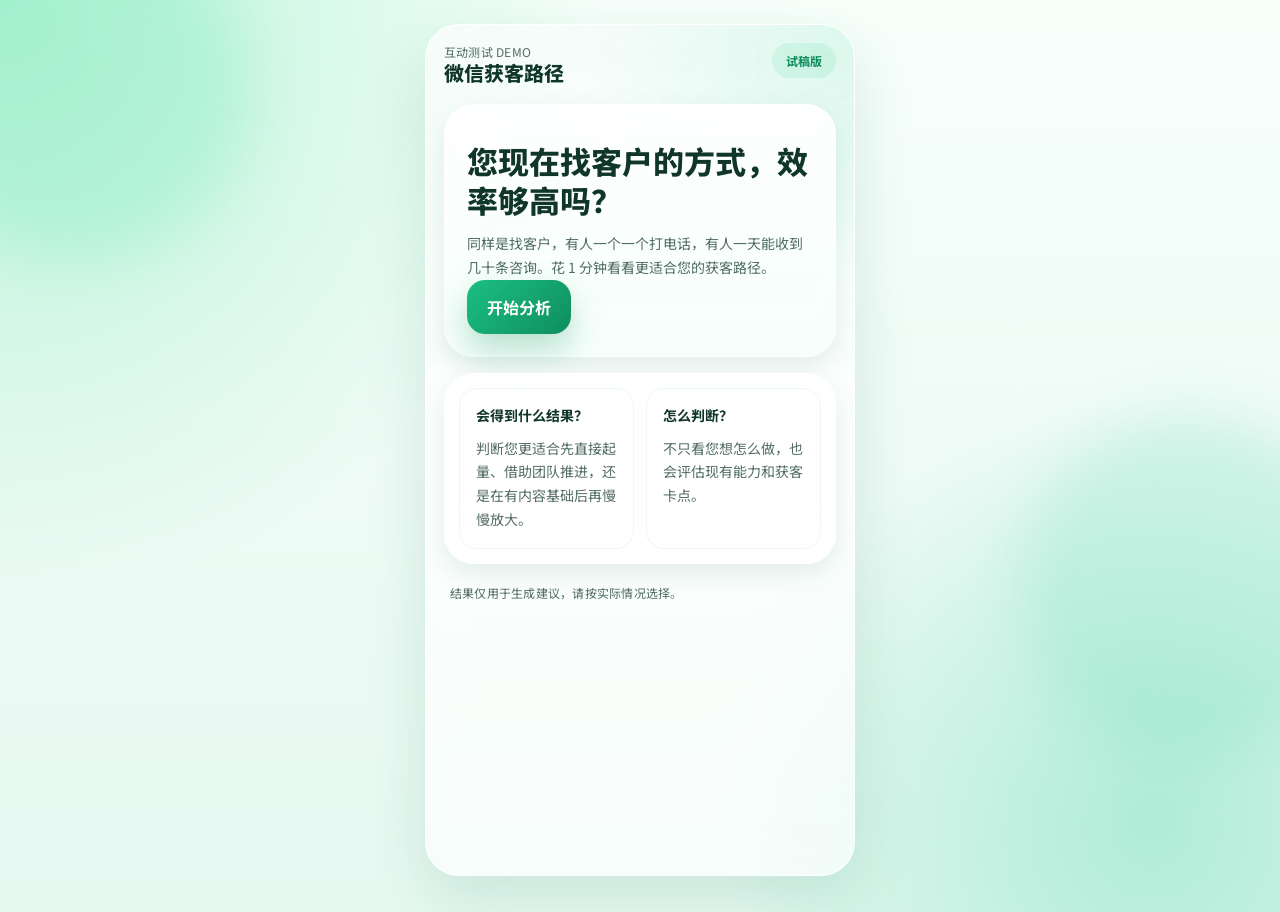
<file: index.html>
<!DOCTYPE html>
<html lang="zh-CN">
  <head>
    <meta charset="UTF-8" />
    <meta name="viewport" content="width=device-width, initial-scale=1.0, viewport-fit=cover" />
    <title>微信获客路径 Demo</title>
    <link rel="preconnect" href="https://fonts.googleapis.com" />
    <link rel="preconnect" href="https://fonts.gstatic.com" crossorigin />
    <link
      href="https://fonts.googleapis.com/css2?family=Urbanist:wght@600;700;800&family=Noto+Sans+SC:wght@400;500;700;800&display=swap"
      rel="stylesheet"
    />
    <link rel="stylesheet" href="./css/style.css" />
  </head>
  <body>
    <div class="page-glow glow-left"></div>
    <div class="page-glow glow-right"></div>
    <main class="app-shell">
      <section class="phone-frame">
        <div class="topbar">
          <div>
            <p class="eyebrow">互动测试 DEMO</p>
            <h1>微信获客路径</h1>
          </div>
          <span class="topbar-tag">试稿版</span>
        </div>

        <section id="screen-intro" class="screen active">
          <div class="hero-card reveal-up">
            <h2>您现在找客户的方式，效率够高吗？</h2>
            <p>
              同样是找客户，有人一个一个打电话，有人一天能收到几十条咨询。花 1 分钟看看更适合您的获客路径。
            </p>
            <button class="primary-btn" data-action="start">开始分析</button>
          </div>

          <div class="info-panel reveal-up delay-1">
            <div class="mini-card">
              <strong>会得到什么结果？</strong>
              <p>判断您更适合先直接起量、借助团队推进，还是在有内容基础后再慢慢放大。</p>
            </div>
            <div class="mini-card">
              <strong>怎么判断？</strong>
              <p>不只看您想怎么做，也会评估现有能力和获客卡点。</p>
            </div>
          </div>

          <div class="footer-note">结果仅用于生成建议，请按实际情况选择。</div>
        </section>

        <section id="screen-quiz" class="screen">
          <div class="progress-card reveal-up">
            <div class="progress-meta">
              <span id="progress-label">路径判断 1 / 5</span>
              <span id="progress-percent">20%</span>
            </div>
            <div class="progress-track">
              <div id="progress-fill" class="progress-fill"></div>
            </div>
          </div>

          <div class="question-card reveal-up delay-1">
            <p class="question-helper">按现在更接近的情况选即可</p>
            <h2 id="question-title">题目加载中…</h2>
            <div id="question-options" class="options-grid"></div>
          </div>
        </section>

        <section id="screen-loading" class="screen">
          <div class="loading-card reveal-up">
            <div class="loading-ring"></div>
            <span class="pill">路径匹配中</span>
            <h2>正在生成结果…</h2>
            <p id="loading-text">正在分析您的回答…</p>
          </div>
        </section>

        <section id="screen-result" class="screen">
          <!-- S1: 类型标题 + 核心对比 -->
          <div class="result-hero reveal-up">
            <div>
              <p class="eyebrow">您适合的微信获客路径</p>
              <h2 id="result-type-short" class="result-type-heading">直接起量型</h2>
              <p id="result-type-title" class="result-subtitle"></p>
            </div>
            <div class="score-badge">
              <span>匹配度</span>
              <strong id="result-score">86</strong>
            </div>
          </div>

          <div class="result-card highlight reveal-up delay-1">
            <p id="result-summary-text" class="analysis-text" style="margin:0;font-size:15px;color:var(--text);line-height:1.7;"></p>
          </div>

          <!-- S2: 结合您的生意情况（卡片式） -->
          <div class="result-card reveal-up delay-1">
            <p class="section-label">结合您的生意情况</p>
            <div id="situation-cards" class="situation-grid"></div>
          </div>

          <!-- S3: 分析 -->
          <div class="result-card reveal-up delay-2">
            <p class="section-label">分析</p>
            <ul id="trait-list" class="bullet-list"></ul>
          </div>

          <!-- S4: 怎么推进 -->
          <div class="result-card reveal-up delay-2">
            <p class="section-label">怎么推进</p>
            <ul id="action-list" class="bullet-list"></ul>
          </div>

          <!-- 加顾问 -->
          <div class="qr-card reveal-up delay-3">
            <div class="qr-copy">
              <span class="pill">想了解更多</span>
              <h3>看看同行怎么做的</h3>
              <p>
                花了多少、拿了多少线索、用了哪种方案——加顾问免费领取同行案例和详细方案。
              </p>
            </div>
            <div class="qr-panel">
              <div class="qr-placeholder">
                <span>替换为顾问二维码</span>
              </div>
              <p>长按识别添加顾问</p>
            </div>
          </div>

          <div class="result-actions reveal-up delay-3">
            <button class="secondary-btn" data-action="restart">重新测试</button>
          </div>
        </section>
      </section>
    </main>

    <script src="./js/main.js"></script>
  </body>
</html>
</file>
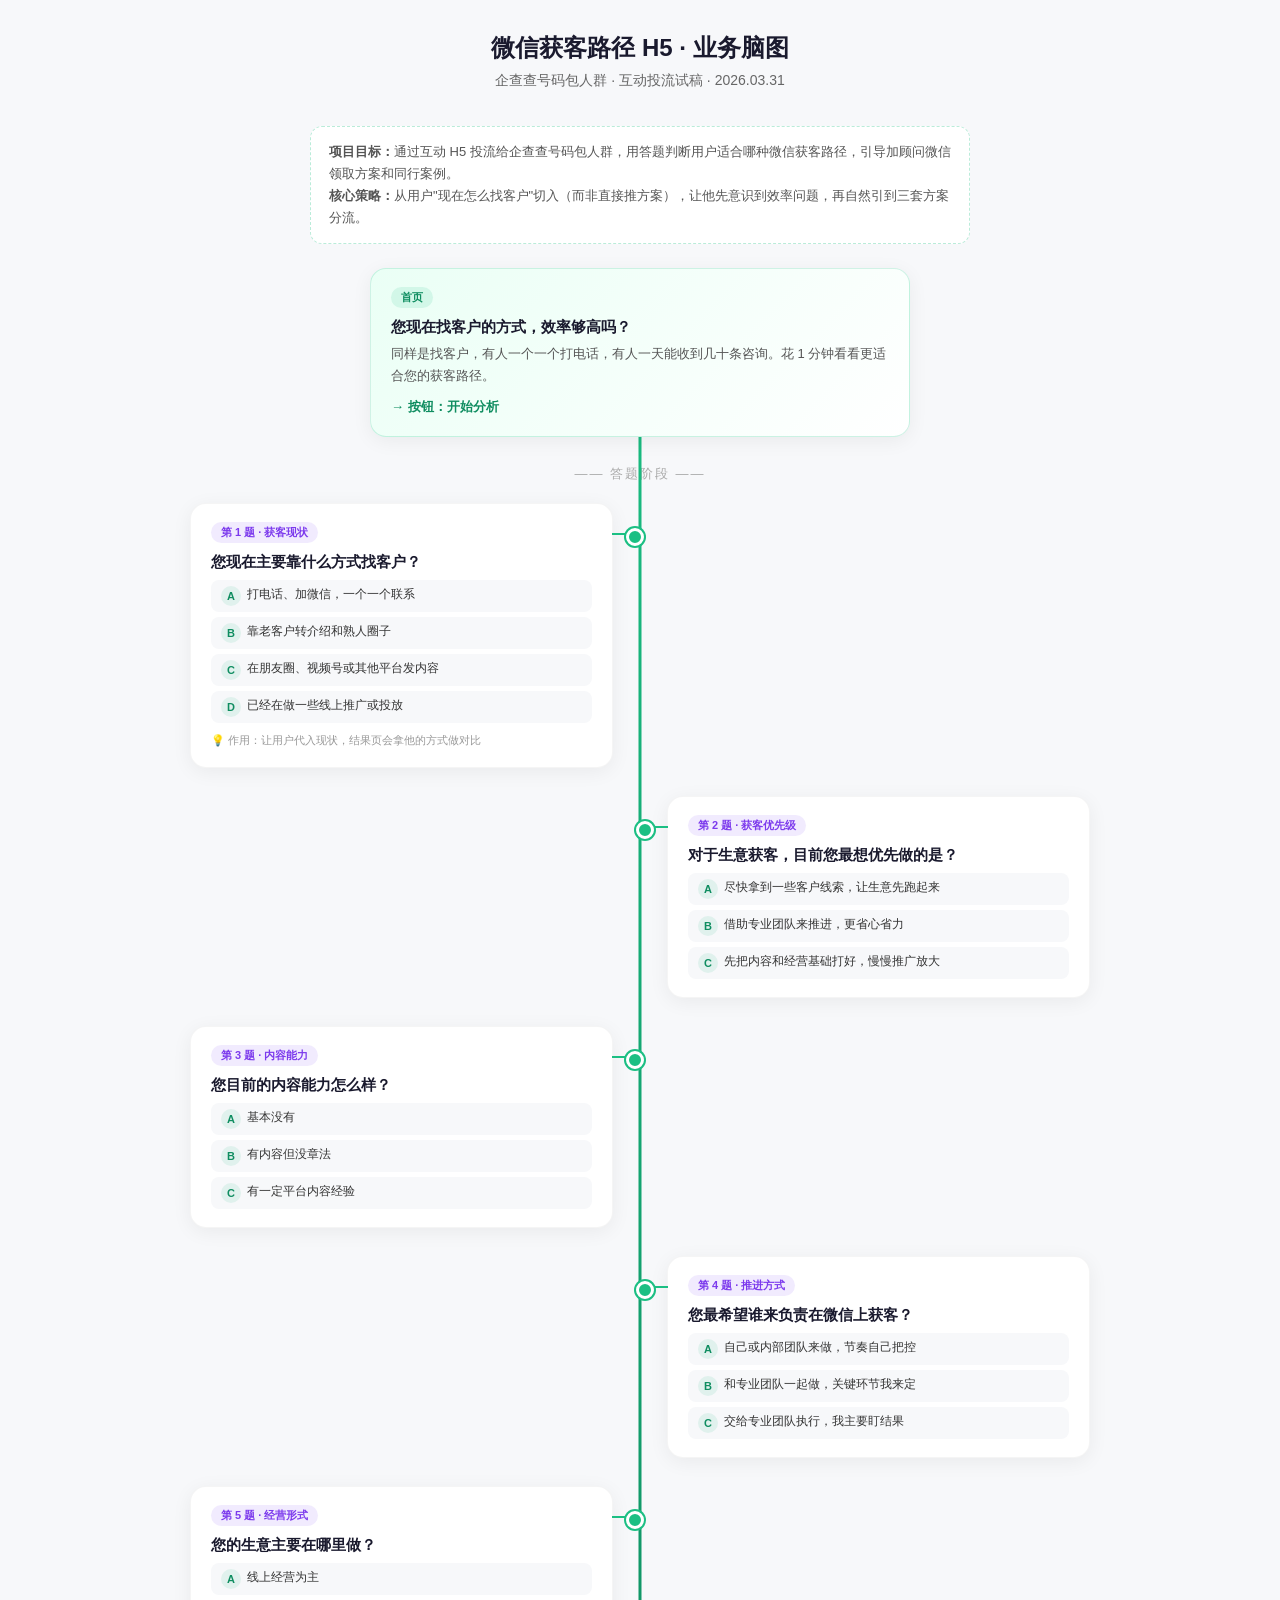
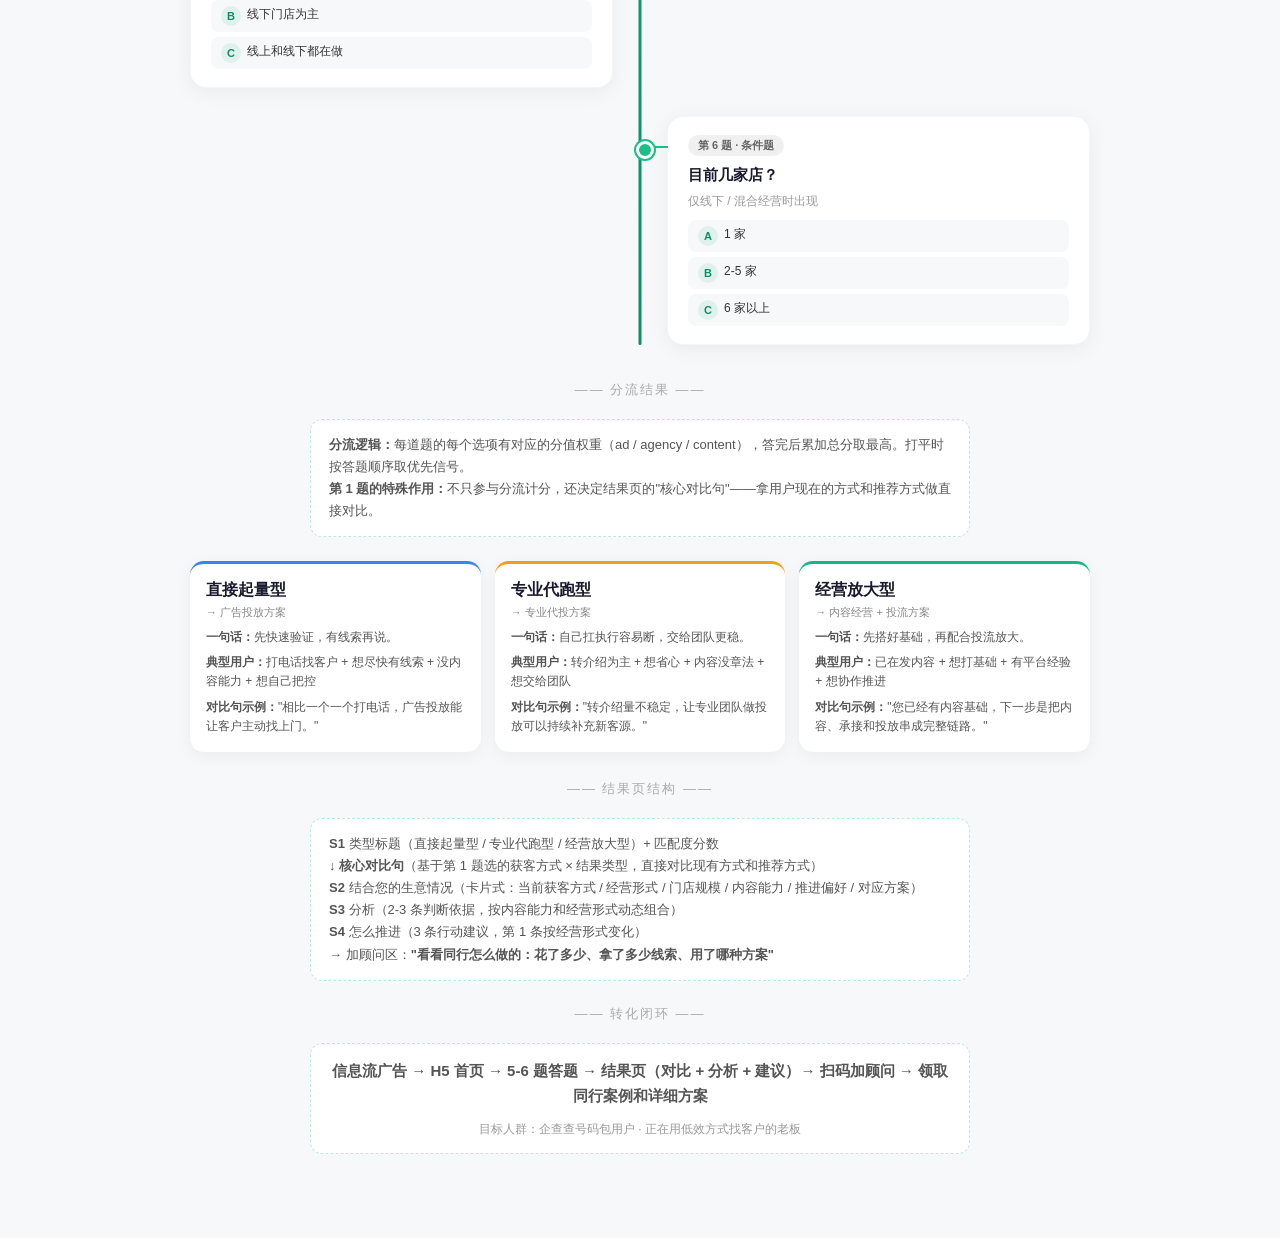
<file: mindmap.html>
<!DOCTYPE html>
<html lang="zh-CN">
<head>
<meta charset="UTF-8">
<meta name="viewport" content="width=device-width, initial-scale=1.0">
<title>微信获客路径 H5 · 业务脑图</title>
<style>
  * { box-sizing: border-box; margin: 0; padding: 0; }
  body {
    font-family: -apple-system, "Noto Sans SC", sans-serif;
    background: #f7f8fa;
    color: #1a1a2e;
    padding: 32px 20px 60px;
    min-height: 100vh;
  }
  .page-title {
    text-align: center;
    margin-bottom: 8px;
    font-size: 24px;
    font-weight: 800;
  }
  .page-sub {
    text-align: center;
    color: #666;
    font-size: 14px;
    margin-bottom: 36px;
  }
  .map {
    max-width: 900px;
    margin: 0 auto;
    position: relative;
  }
  /* 主干线 */
  .spine {
    position: absolute;
    left: 50%;
    top: 0;
    bottom: 0;
    width: 3px;
    background: linear-gradient(180deg, #1bbf83, #0f8d60);
    transform: translateX(-50%);
    border-radius: 2px;
  }
  .node {
    position: relative;
    width: 47%;
    margin-bottom: 28px;
    padding: 18px 20px;
    background: #fff;
    border-radius: 16px;
    box-shadow: 0 4px 20px rgba(0,0,0,0.06);
    border: 1px solid rgba(0,0,0,0.04);
  }
  .node.left { margin-right: auto; margin-left: 0; }
  .node.right { margin-left: auto; margin-right: 0; }
  .node.center {
    width: 60%;
    margin-left: auto;
    margin-right: auto;
  }
  .node.highlight {
    background: linear-gradient(135deg, #eafff5, #fff);
    border-color: rgba(27,191,131,0.2);
  }
  .node.result-ad { border-left: 4px solid #3b82f6; }
  .node.result-agency { border-left: 4px solid #f59e0b; }
  .node.result-content { border-left: 4px solid #10b981; }
  /* 连接点 */
  .node::before {
    content: "";
    position: absolute;
    top: 24px;
    width: 12px;
    height: 12px;
    border-radius: 50%;
    background: #1bbf83;
    border: 3px solid #fff;
    box-shadow: 0 0 0 2px #1bbf83;
    z-index: 2;
  }
  .node.left::before { right: -32px; }
  .node.right::before { left: -32px; }
  .node.center::before { display: none; }
  /* 连接线 */
  .node::after {
    content: "";
    position: absolute;
    top: 29px;
    height: 2px;
    background: #1bbf83;
  }
  .node.left::after { right: -26px; width: 26px; }
  .node.right::after { left: -26px; width: 26px; }
  .node.center::after { display: none; }
  .tag {
    display: inline-block;
    padding: 3px 10px;
    border-radius: 99px;
    font-size: 11px;
    font-weight: 700;
    margin-bottom: 8px;
  }
  .tag-green { background: rgba(27,191,131,0.12); color: #0f8d60; }
  .tag-blue { background: rgba(59,130,246,0.12); color: #2563eb; }
  .tag-orange { background: rgba(245,158,11,0.12); color: #b45309; }
  .tag-purple { background: rgba(139,92,246,0.12); color: #7c3aed; }
  .tag-gray { background: rgba(0,0,0,0.06); color: #666; }
  .node h3 {
    font-size: 15px;
    font-weight: 700;
    margin-bottom: 6px;
    line-height: 1.4;
  }
  .node p, .node li {
    font-size: 13px;
    color: #555;
    line-height: 1.7;
  }
  .node ul {
    padding-left: 16px;
    margin-top: 6px;
  }
  .node li { margin-bottom: 3px; }
  .option-grid {
    display: grid;
    grid-template-columns: 1fr;
    gap: 5px;
    margin-top: 8px;
  }
  .opt {
    padding: 6px 10px;
    border-radius: 8px;
    background: #f7f8fa;
    font-size: 12px;
    color: #333;
    display: flex;
    align-items: flex-start;
    gap: 6px;
  }
  .opt-tag {
    flex-shrink: 0;
    width: 20px;
    height: 20px;
    border-radius: 50%;
    background: rgba(27,191,131,0.1);
    color: #0f8d60;
    font-size: 11px;
    font-weight: 700;
    display: flex;
    align-items: center;
    justify-content: center;
  }
  .arrow-label {
    text-align: center;
    font-size: 12px;
    color: #999;
    margin: -8px 0 12px;
    position: relative;
    z-index: 1;
  }
  .result-row {
    display: grid;
    grid-template-columns: 1fr 1fr 1fr;
    gap: 14px;
    margin-top: 20px;
    margin-bottom: 28px;
  }
  .result-card {
    padding: 16px;
    border-radius: 14px;
    background: #fff;
    box-shadow: 0 4px 16px rgba(0,0,0,0.05);
  }
  .result-card h4 {
    font-size: 16px;
    font-weight: 800;
    margin-bottom: 4px;
  }
  .result-card .scheme {
    font-size: 11px;
    color: #888;
    margin-bottom: 8px;
  }
  .result-card p {
    font-size: 12px;
    color: #555;
    line-height: 1.6;
  }
  .rc-blue { border-top: 3px solid #3b82f6; }
  .rc-orange { border-top: 3px solid #f59e0b; }
  .rc-green { border-top: 3px solid #10b981; }
  .section-divider {
    text-align: center;
    margin: 16px 0 20px;
    font-size: 13px;
    color: #aaa;
    letter-spacing: 2px;
  }
  .flow-note {
    max-width: 660px;
    margin: 0 auto 24px;
    padding: 14px 18px;
    background: #fff;
    border-radius: 12px;
    border: 1px dashed rgba(27,191,131,0.3);
    font-size: 13px;
    color: #555;
    line-height: 1.7;
  }
  @media(max-width:640px) {
    .node { width: 80%; }
    .node.left, .node.right { margin-left: 14%; }
    .node.center { width: 80%; margin-left: 10%; }
    .spine { left: 8%; }
    .node.left::before, .node.right::before { left: -28px; right: auto; }
    .node.left::after, .node.right::after { left: -22px; right: auto; width: 22px; }
    .result-row { grid-template-columns: 1fr; }
  }
</style>
</head>
<body>

<h1 class="page-title">微信获客路径 H5 · 业务脑图</h1>
<p class="page-sub">企查查号码包人群 · 互动投流试稿 · 2026.03.31</p>

<div class="flow-note">
  <strong>项目目标：</strong>通过互动 H5 投流给企查查号码包人群，用答题判断用户适合哪种微信获客路径，引导加顾问微信领取方案和同行案例。<br>
  <strong>核心策略：</strong>从用户"现在怎么找客户"切入（而非直接推方案），让他先意识到效率问题，再自然引到三套方案分流。
</div>

<div class="map">
  <div class="spine"></div>

  <!-- 首页 -->
  <div class="node center highlight">
    <span class="tag tag-green">首页</span>
    <h3>您现在找客户的方式，效率够高吗？</h3>
    <p>同样是找客户，有人一个一个打电话，有人一天能收到几十条咨询。花 1 分钟看看更适合您的获客路径。</p>
    <p style="margin-top:8px;font-weight:700;color:#0f8d60;">→ 按钮：开始分析</p>
  </div>

  <div class="section-divider">—— 答题阶段 ——</div>

  <!-- Q1 -->
  <div class="node left">
    <span class="tag tag-purple">第 1 题 · 获客现状</span>
    <h3>您现在主要靠什么方式找客户？</h3>
    <div class="option-grid">
      <div class="opt"><span class="opt-tag">A</span>打电话、加微信，一个一个联系</div>
      <div class="opt"><span class="opt-tag">B</span>靠老客户转介绍和熟人圈子</div>
      <div class="opt"><span class="opt-tag">C</span>在朋友圈、视频号或其他平台发内容</div>
      <div class="opt"><span class="opt-tag">D</span>已经在做一些线上推广或投放</div>
    </div>
    <p style="margin-top:8px;font-size:11px;color:#999;">💡 作用：让用户代入现状，结果页会拿他的方式做对比</p>
  </div>

  <!-- Q2 -->
  <div class="node right">
    <span class="tag tag-purple">第 2 题 · 获客优先级</span>
    <h3>对于生意获客，目前您最想优先做的是？</h3>
    <div class="option-grid">
      <div class="opt"><span class="opt-tag">A</span>尽快拿到一些客户线索，让生意先跑起来</div>
      <div class="opt"><span class="opt-tag">B</span>借助专业团队来推进，更省心省力</div>
      <div class="opt"><span class="opt-tag">C</span>先把内容和经营基础打好，慢慢推广放大</div>
    </div>
  </div>

  <!-- Q3 -->
  <div class="node left">
    <span class="tag tag-purple">第 3 题 · 内容能力</span>
    <h3>您目前的内容能力怎么样？</h3>
    <div class="option-grid">
      <div class="opt"><span class="opt-tag">A</span>基本没有</div>
      <div class="opt"><span class="opt-tag">B</span>有内容但没章法</div>
      <div class="opt"><span class="opt-tag">C</span>有一定平台内容经验</div>
    </div>
  </div>

  <!-- Q4 -->
  <div class="node right">
    <span class="tag tag-purple">第 4 题 · 推进方式</span>
    <h3>您最希望谁来负责在微信上获客？</h3>
    <div class="option-grid">
      <div class="opt"><span class="opt-tag">A</span>自己或内部团队来做，节奏自己把控</div>
      <div class="opt"><span class="opt-tag">B</span>和专业团队一起做，关键环节我来定</div>
      <div class="opt"><span class="opt-tag">C</span>交给专业团队执行，我主要盯结果</div>
    </div>
  </div>

  <!-- Q5 -->
  <div class="node left">
    <span class="tag tag-purple">第 5 题 · 经营形式</span>
    <h3>您的生意主要在哪里做？</h3>
    <div class="option-grid">
      <div class="opt"><span class="opt-tag">A</span>线上经营为主</div>
      <div class="opt"><span class="opt-tag">B</span>线下门店为主</div>
      <div class="opt"><span class="opt-tag">C</span>线上和线下都在做</div>
    </div>
  </div>

  <!-- Q6 -->
  <div class="node right">
    <span class="tag tag-gray">第 6 题 · 条件题</span>
    <h3>目前几家店？</h3>
    <p style="font-size:12px;color:#999;margin-bottom:6px;">仅线下 / 混合经营时出现</p>
    <div class="option-grid">
      <div class="opt"><span class="opt-tag">A</span>1 家</div>
      <div class="opt"><span class="opt-tag">B</span>2-5 家</div>
      <div class="opt"><span class="opt-tag">C</span>6 家以上</div>
    </div>
  </div>

</div>

<div class="section-divider" style="margin-top:36px;">—— 分流结果 ——</div>

<div class="flow-note">
  <strong>分流逻辑：</strong>每道题的每个选项有对应的分值权重（ad / agency / content），答完后累加总分取最高。打平时按答题顺序取优先信号。<br>
  <strong>第 1 题的特殊作用：</strong>不只参与分流计分，还决定结果页的"核心对比句"——拿用户现在的方式和推荐方式做直接对比。
</div>

<div style="max-width:900px;margin:0 auto;">
  <div class="result-row">
    <div class="result-card rc-blue">
      <h4>直接起量型</h4>
      <div class="scheme">→ 广告投放方案</div>
      <p><strong>一句话：</strong>先快速验证，有线索再说。</p>
      <p style="margin-top:6px;"><strong>典型用户：</strong>打电话找客户 + 想尽快有线索 + 没内容能力 + 想自己把控</p>
      <p style="margin-top:6px;"><strong>对比句示例：</strong>"相比一个一个打电话，广告投放能让客户主动找上门。"</p>
    </div>
    <div class="result-card rc-orange">
      <h4>专业代跑型</h4>
      <div class="scheme">→ 专业代投方案</div>
      <p><strong>一句话：</strong>自己扛执行容易断，交给团队更稳。</p>
      <p style="margin-top:6px;"><strong>典型用户：</strong>转介绍为主 + 想省心 + 内容没章法 + 想交给团队</p>
      <p style="margin-top:6px;"><strong>对比句示例：</strong>"转介绍量不稳定，让专业团队做投放可以持续补充新客源。"</p>
    </div>
    <div class="result-card rc-green">
      <h4>经营放大型</h4>
      <div class="scheme">→ 内容经营 + 投流方案</div>
      <p><strong>一句话：</strong>先搭好基础，再配合投流放大。</p>
      <p style="margin-top:6px;"><strong>典型用户：</strong>已在发内容 + 想打基础 + 有平台经验 + 想协作推进</p>
      <p style="margin-top:6px;"><strong>对比句示例：</strong>"您已经有内容基础，下一步是把内容、承接和投放串成完整链路。"</p>
    </div>
  </div>
</div>

<div class="section-divider">—— 结果页结构 ——</div>

<div style="max-width:900px;margin:0 auto;">
  <div class="flow-note">
    <strong>S1</strong> 类型标题（直接起量型 / 专业代跑型 / 经营放大型）+ 匹配度分数<br>
    <strong>↓ 核心对比句</strong>（基于第 1 题选的获客方式 × 结果类型，直接对比现有方式和推荐方式）<br>
    <strong>S2</strong> 结合您的生意情况（卡片式：当前获客方式 / 经营形式 / 门店规模 / 内容能力 / 推进偏好 / 对应方案）<br>
    <strong>S3</strong> 分析（2-3 条判断依据，按内容能力和经营形式动态组合）<br>
    <strong>S4</strong> 怎么推进（3 条行动建议，第 1 条按经营形式变化）<br>
    <strong>→</strong> 加顾问区：<strong>"看看同行怎么做的：花了多少、拿了多少线索、用了哪种方案"</strong>
  </div>
</div>

<div class="section-divider">—— 转化闭环 ——</div>

<div style="max-width:900px;margin:0 auto;">
  <div class="flow-note" style="text-align:center;">
    <strong style="font-size:15px;">信息流广告 → H5 首页 → 5-6 题答题 → 结果页（对比 + 分析 + 建议）→ 扫码加顾问 → 领取同行案例和详细方案</strong>
    <p style="margin-top:10px;color:#999;font-size:12px;">目标人群：企查查号码包用户 · 正在用低效方式找客户的老板</p>
  </div>
</div>

</body>
</html>
</file>
<file: css/style.css>
:root {
  --bg: #effbf6;
  --bg-strong: #d8f6e8;
  --card: rgba(255, 255, 255, 0.84);
  --card-strong: rgba(255, 255, 255, 0.95);
  --line: rgba(13, 94, 62, 0.1);
  --text: #10362a;
  --text-soft: rgba(16, 54, 42, 0.72);
  --green: #1bbf83;
  --green-deep: #0f8d60;
  --mint: #65ddb0;
  --accent: #0eaf79;
  --shadow: 0 22px 60px rgba(23, 110, 76, 0.14);
  --shadow-soft: 0 10px 24px rgba(23, 110, 76, 0.1);
  --radius-xl: 30px;
  --radius-lg: 22px;
  --radius-md: 16px;
}

* {
  box-sizing: border-box;
}

body {
  margin: 0;
  min-height: 100vh;
  font-family: "Noto Sans SC", sans-serif;
  background:
    radial-gradient(circle at top left, rgba(128, 233, 182, 0.55), transparent 38%),
    radial-gradient(circle at right 10% bottom 10%, rgba(68, 211, 164, 0.35), transparent 30%),
    linear-gradient(180deg, #f7fffb 0%, var(--bg) 48%, #e6f9f1 100%);
  color: var(--text);
}

button {
  font: inherit;
}

.page-glow {
  position: fixed;
  inset: auto;
  width: 340px;
  height: 340px;
  border-radius: 50%;
  filter: blur(28px);
  opacity: 0.55;
  pointer-events: none;
}

.glow-left {
  top: -80px;
  left: -90px;
  background: rgba(115, 234, 184, 0.5);
}

.glow-right {
  right: -80px;
  bottom: 16%;
  background: rgba(93, 218, 177, 0.34);
}

.app-shell {
  min-height: 100vh;
  display: flex;
  justify-content: center;
  padding: 24px 16px 36px;
}

.phone-frame {
  position: relative;
  width: min(100%, 430px);
  min-height: calc(100vh - 48px);
  background: linear-gradient(180deg, rgba(255, 255, 255, 0.82), rgba(255, 255, 255, 0.66));
  border: 1px solid rgba(255, 255, 255, 0.8);
  border-radius: 34px;
  box-shadow: var(--shadow);
  backdrop-filter: blur(18px);
  overflow: hidden;
  padding: 18px 18px 24px;
}

.phone-frame::before {
  content: "";
  position: absolute;
  inset: 0;
  background:
    linear-gradient(160deg, rgba(255, 255, 255, 0.46), transparent 28%),
    radial-gradient(circle at top right, rgba(120, 229, 185, 0.24), transparent 28%),
    linear-gradient(180deg, rgba(33, 196, 130, 0.06), transparent 46%);
  pointer-events: none;
}

.topbar,
.screen {
  position: relative;
  z-index: 1;
}

.topbar {
  display: flex;
  justify-content: space-between;
  align-items: flex-start;
  gap: 12px;
  margin-bottom: 18px;
}

.topbar h1,
.hero-card h2,
.question-card h2,
.loading-card h2,
.result-hero h2,
.result-card h3,
.info-block h3 {
  margin: 0;
  line-height: 1.28;
}

.topbar h1 {
  font-size: 20px;
  font-weight: 800;
}

.eyebrow,
.section-label,
.footer-note,
.question-helper,
.progress-meta,
.topbar-tag,
.inline-error {
  letter-spacing: 0.02em;
}

.eyebrow,
.section-label,
.question-helper,
.footer-note,
.progress-meta,
.inline-error,
.topbar-tag {
  margin: 0;
  font-size: 12px;
  color: var(--text-soft);
}

.topbar-tag {
  display: inline-flex;
  align-items: center;
  justify-content: center;
  min-width: 64px;
  padding: 9px 12px;
  border-radius: 999px;
  background: rgba(27, 191, 131, 0.1);
  color: var(--green-deep);
  font-weight: 700;
}

.screen {
  display: none;
  flex-direction: column;
  gap: 16px;
}

.screen.active {
  display: flex;
}

.hero-card,
.question-card,
.progress-card,
.loading-card,
.result-summary,
.result-card,
.qr-card,
.info-panel,
.result-hero {
  background: var(--card);
  border: 1px solid rgba(255, 255, 255, 0.9);
  box-shadow: var(--shadow-soft);
  backdrop-filter: blur(10px);
}

.hero-card,
.question-card,
.loading-card,
.result-summary,
.result-card,
.result-hero {
  border-radius: var(--radius-xl);
  padding: 22px;
}

.hero-card {
  background:
    linear-gradient(180deg, rgba(255, 255, 255, 0.96), rgba(245, 255, 250, 0.84)),
    linear-gradient(140deg, rgba(125, 235, 188, 0.1), transparent 45%);
}

.hero-card.compact p {
  margin-bottom: 0;
}

.hero-card h2 {
  margin-top: 14px;
  font-size: 31px;
  font-weight: 800;
}

.hero-card p,
.loading-card p,
.result-summary p,
.result-card p,
.qr-copy p,
.mini-card p,
.info-block p {
  margin: 12px 0 0;
  color: var(--text-soft);
  line-height: 1.7;
  font-size: 14px;
}

.pill {
  display: inline-flex;
  align-items: center;
  justify-content: center;
  width: fit-content;
  padding: 8px 14px;
  border-radius: 999px;
  background: rgba(27, 191, 131, 0.12);
  color: var(--green-deep);
  font-size: 12px;
  font-weight: 700;
}

.chip-row {
  display: flex;
  flex-wrap: wrap;
  gap: 10px;
  margin: 18px 0 22px;
}

.chip-row span,
.result-tags span {
  display: inline-flex;
  align-items: center;
  justify-content: center;
  padding: 8px 12px;
  border-radius: 999px;
  background: rgba(255, 255, 255, 0.78);
  border: 1px solid rgba(16, 54, 42, 0.06);
  font-size: 12px;
  color: var(--text-soft);
}

.primary-btn,
.secondary-btn,
.option-btn {
  border: none;
  cursor: pointer;
  transition: transform 180ms ease, box-shadow 180ms ease, border-color 180ms ease, background 180ms ease;
}

.primary-btn,
.secondary-btn {
  min-height: 54px;
  border-radius: 18px;
  padding: 0 20px;
  font-weight: 700;
}

.primary-btn {
  background: linear-gradient(135deg, var(--green) 0%, var(--green-deep) 100%);
  color: #fff;
  box-shadow: 0 16px 32px rgba(21, 148, 101, 0.28);
}

.primary-btn:hover,
.primary-btn:active,
.secondary-btn:hover,
.option-btn:hover,
.option-btn.active {
  transform: translateY(-2px);
}

.primary-btn.full,
.secondary-btn.full {
  width: 100%;
}

.secondary-btn {
  background: rgba(255, 255, 255, 0.86);
  color: var(--green-deep);
  border: 1px solid rgba(27, 191, 131, 0.18);
}

.info-panel {
  display: grid;
  gap: 12px;
  grid-template-columns: 1fr 1fr;
  border-radius: var(--radius-xl);
  padding: 14px;
}

.mini-card {
  padding: 16px;
  border-radius: 18px;
  background: rgba(255, 255, 255, 0.76);
  border: 1px solid rgba(14, 175, 121, 0.08);
}

.mini-card strong {
  display: block;
  font-size: 14px;
}

.footer-note {
  padding: 4px 6px 0;
}

.progress-card {
  border-radius: 24px;
  padding: 16px 18px;
}

.progress-meta {
  display: flex;
  justify-content: space-between;
  font-weight: 700;
}

.progress-track {
  height: 10px;
  border-radius: 999px;
  background: rgba(16, 54, 42, 0.08);
  overflow: hidden;
  margin-top: 12px;
}

.progress-fill {
  width: 20%;
  height: 100%;
  border-radius: inherit;
  background: linear-gradient(90deg, #8ae9bf 0%, var(--green) 100%);
  transition: width 260ms ease;
}

.question-card h2 {
  margin-top: 10px;
  font-size: 27px;
  font-weight: 800;
}

.options-grid {
  display: grid;
  gap: 12px;
  margin-top: 20px;
}

.options-grid.compact {
  grid-template-columns: 1fr 1fr;
}

.option-btn {
  width: 100%;
  text-align: left;
  padding: 16px 16px 18px;
  border-radius: 20px;
  background: rgba(255, 255, 255, 0.9);
  border: 1px solid transparent;
  box-shadow: inset 0 1px 0 rgba(255, 255, 255, 0.4);
}

.option-btn .option-tag {
  display: inline-flex;
  align-items: center;
  justify-content: center;
  width: 30px;
  height: 30px;
  border-radius: 50%;
  background: rgba(27, 191, 131, 0.1);
  color: var(--green-deep);
  font-weight: 800;
  font-family: "Urbanist", sans-serif;
}

.option-btn .option-text {
  display: block;
  margin-top: 12px;
  color: var(--text);
  line-height: 1.6;
  font-size: 15px;
}

.option-btn:hover,
.option-btn.active {
  border-color: rgba(27, 191, 131, 0.42);
  box-shadow: 0 14px 26px rgba(20, 132, 92, 0.12);
  background: linear-gradient(180deg, #ffffff 0%, rgba(241, 255, 248, 0.96) 100%);
}

.info-block.spaced {
  margin-top: 22px;
}

.inline-error {
  min-height: 18px;
  margin-top: 12px;
  color: #cf5030;
}

.loading-card {
  min-height: 420px;
  display: flex;
  flex-direction: column;
  justify-content: center;
  align-items: center;
  text-align: center;
}

.loading-ring {
  width: 88px;
  height: 88px;
  border-radius: 50%;
  border: 6px solid rgba(27, 191, 131, 0.12);
  border-top-color: var(--green);
  animation: spin 1s linear infinite;
  margin-bottom: 20px;
}

.result-hero {
  display: flex;
  align-items: center;
  justify-content: space-between;
  gap: 14px;
}

.result-hero h2 {
  font-size: 17px;
  font-weight: 700;
}

.result-type-heading {
  font-size: 28px;
  font-weight: 800;
  color: var(--green-deep);
  margin: 8px 0 4px;
  line-height: 1.2;
}

.result-subtitle {
  font-size: 14px;
  color: var(--text-soft);
  margin: 4px 0 0;
  line-height: 1.6;
}

.analysis-text {
  font-size: 14px;
  color: var(--text-soft);
  line-height: 1.7;
  margin: 10px 0 8px;
}

.situation-grid {
  display: grid;
  grid-template-columns: 1fr 1fr;
  gap: 10px;
  margin-top: 14px;
}

.situation-item {
  padding: 14px;
  border-radius: 16px;
  background: rgba(27, 191, 131, 0.06);
  border: 1px solid rgba(27, 191, 131, 0.1);
}

.situation-item .sit-label {
  display: block;
  font-size: 11px;
  color: var(--text-soft);
  margin-bottom: 6px;
}

.situation-item .sit-value {
  display: block;
  font-size: 14px;
  font-weight: 700;
  color: var(--text);
  line-height: 1.4;
}

.result-type-pill {
  margin: 8px 0 12px;
}

.score-badge {
  min-width: 110px;
  padding: 16px 14px;
  border-radius: 24px;
  background: linear-gradient(180deg, rgba(27, 191, 131, 0.12), rgba(27, 191, 131, 0.04));
  text-align: center;
}

.score-badge span {
  display: block;
  font-size: 12px;
  color: var(--text-soft);
}

.score-badge strong {
  display: block;
  margin-top: 8px;
  font-family: "Urbanist", sans-serif;
  font-size: 34px;
  color: var(--green-deep);
}

.result-grid {
  display: grid;
  grid-template-columns: 1fr 1fr;
  gap: 12px;
}

.bullet-list,
.benefit-list {
  margin: 14px 0 0;
  padding-left: 18px;
  color: var(--text-soft);
  line-height: 1.8;
}

.result-card.highlight {
  background: linear-gradient(135deg, rgba(255, 255, 255, 0.92), rgba(230, 252, 242, 0.88));
}

.qr-card {
  display: grid;
  grid-template-columns: 1.3fr 1fr;
  gap: 16px;
  border-radius: var(--radius-xl);
  padding: 18px;
}

.qr-copy h3 {
  margin: 14px 0 0;
  font-size: 24px;
}

.qr-panel {
  display: flex;
  flex-direction: column;
  align-items: center;
  justify-content: center;
  padding: 14px;
  border-radius: 22px;
  background: rgba(255, 255, 255, 0.84);
  border: 1px solid rgba(16, 54, 42, 0.06);
  text-align: center;
}

.qr-panel p {
  margin: 12px 0 0;
  font-size: 12px;
  color: var(--text-soft);
  line-height: 1.6;
}

.qr-placeholder {
  width: 146px;
  height: 146px;
  border-radius: 24px;
  background:
    linear-gradient(45deg, rgba(255, 255, 255, 0.85) 25%, transparent 25%),
    linear-gradient(-45deg, rgba(255, 255, 255, 0.85) 25%, transparent 25%),
    linear-gradient(45deg, transparent 75%, rgba(255, 255, 255, 0.85) 75%),
    linear-gradient(-45deg, transparent 75%, rgba(255, 255, 255, 0.85) 75%),
    linear-gradient(135deg, #14a870 0%, #0f8d60 100%);
  background-size: 24px 24px, 24px 24px, 24px 24px, 24px 24px, 100% 100%;
  background-position: 0 0, 0 12px, 12px -12px, -12px 0, 0 0;
  display: flex;
  align-items: center;
  justify-content: center;
  padding: 16px;
  color: #fff;
  font-size: 12px;
  font-weight: 700;
  text-align: center;
  box-shadow: inset 0 0 0 8px rgba(255, 255, 255, 0.14);
}

.result-actions {
  display: flex;
  justify-content: center;
}

.reveal-up {
  animation: rise 540ms ease both;
}

.delay-1 {
  animation-delay: 80ms;
}

.delay-2 {
  animation-delay: 160ms;
}

.delay-3 {
  animation-delay: 240ms;
}

@keyframes rise {
  from {
    opacity: 0;
    transform: translateY(18px);
  }
  to {
    opacity: 1;
    transform: translateY(0);
  }
}

@keyframes spin {
  to {
    transform: rotate(360deg);
  }
}

@media (max-width: 520px) {
  .app-shell {
    padding: 0;
  }

  .phone-frame {
    width: 100%;
    min-height: 100vh;
    border-radius: 0;
    padding-bottom: 28px;
  }

  .hero-card h2,
  .question-card h2 {
    font-size: 28px;
  }

  .options-grid.compact,
  .result-grid,
  .info-panel,
  .qr-card {
    grid-template-columns: 1fr;
  }

  .qr-placeholder {
    width: 160px;
    height: 160px;
  }
}
</file>
